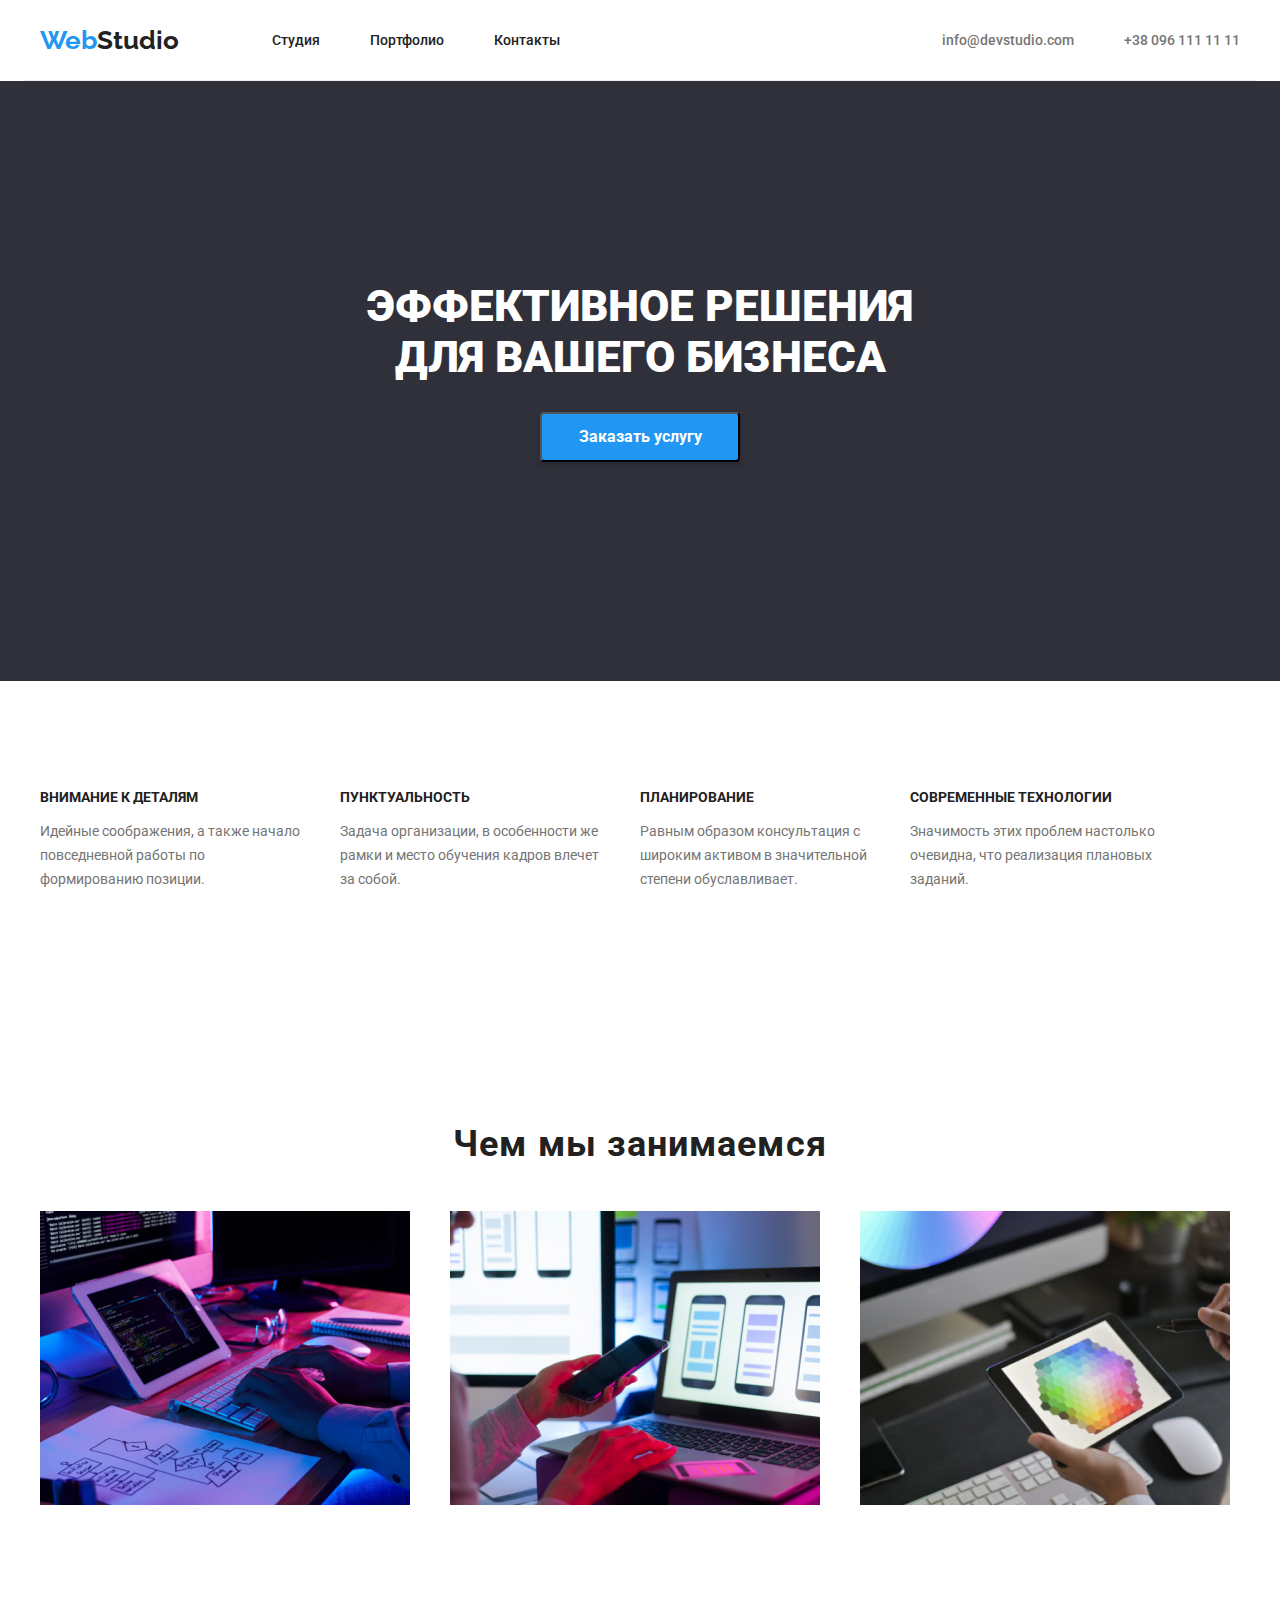
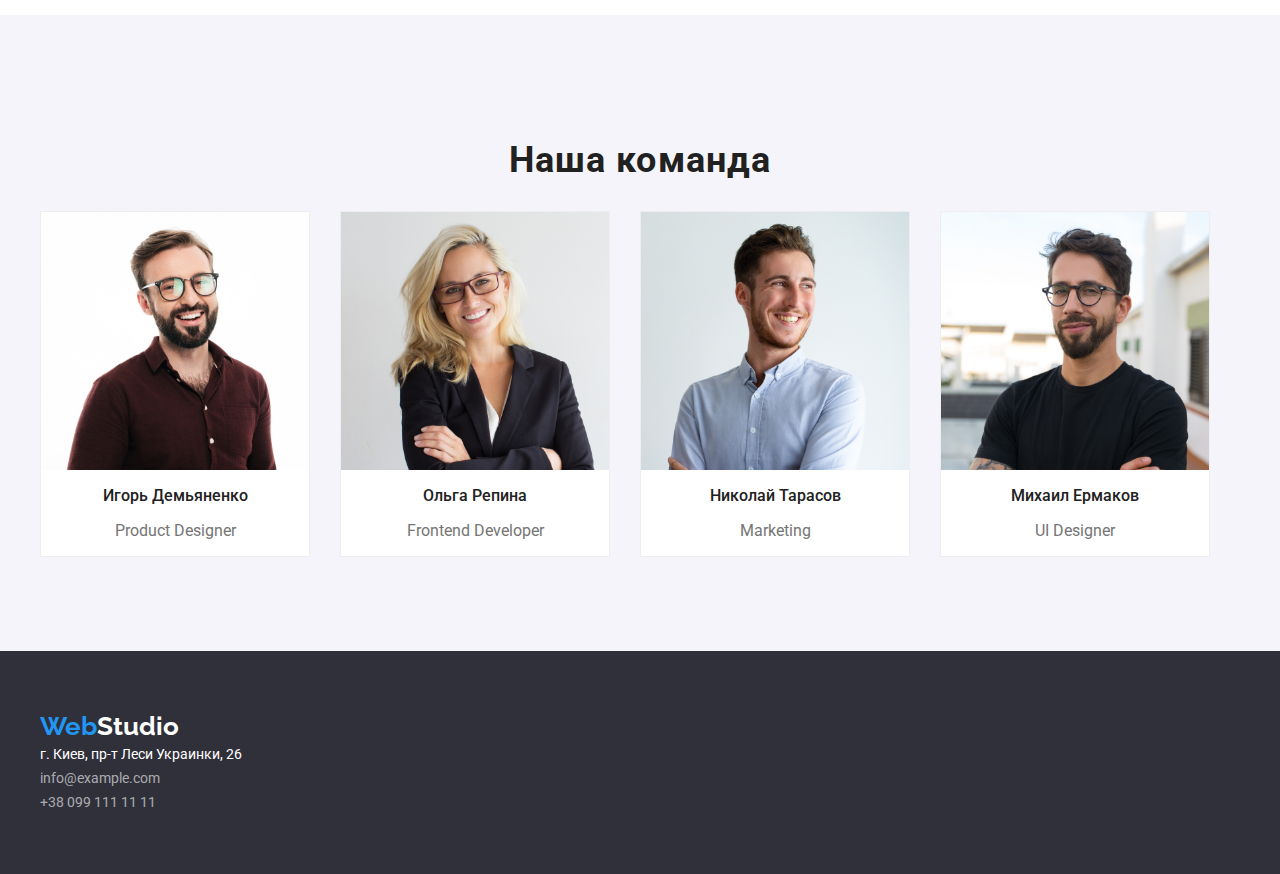
<file: index.html>
<!DOCTYPE html>
<html lang="en">
  <head>
    <meta charset="UTF-8" />
    <meta name="viewport" content="width=device-width, initial-scale=1.0" />
    <title>HOMEWORK-1</title>
    <link rel="stylesheet" href="./css/styles.css" />
    <link rel="stylesheet" href="./normalize/normalize.css" />
    <link
      href="https://fonts.googleapis.com/css2?family=Roboto:wght@400;500;700;900&display=swap"
      rel="stylesheet"
    />
    <link
      href="https://fonts.googleapis.com/css2?family=Raleway:wght@700&display=swap"
      rel="stylesheet"
    />
  </head>
  <body>
    <!--Шапка сайта -->

    <header>
      <div class="container heder">
        <nav class="navigation">
          <a href="./index.html" class="logo">
            Web<span class="colortext">Studio</span>
          </a>

          <ul class="site-nav list">
            <li class="menu-list"
              ><a href="index.html#bottom" class="link">Студия</a></li
            >
            <li class="menu-list"
              ><a href="portfolio.html#bottom" class="link-a">Портфолио</a>
            </li>
            <li class="menu-list"><a href="" class="link-a">Контакты</a></li>
          </ul>
        </nav>
        <ul class="mail-box list">
          <li class="menu-list"
            ><a href="mailto:info@devstudio.com" class="mail"
              >info@devstudio.com</a
            ></li
          >
          <li class="menu-list"
            ><a href="tel:+380961111111" class="telefon"
              >+38 096 111 11 11</a
            ></li
          >
        </ul>
      </div>
    </header>

    <main>
      <!--Герой-->

      <section class="hero">
        <div class="container-hero">
          <h1 class="hero-title">
            ЭФФЕКТИВНОЕ РЕШЕНИЯ <br />
            ДЛЯ ВАШЕГО БИЗНЕСА
          </h1>
          <form>
            <p
              ><input
                type="button"
                class="button-title"
                value=" Заказать услугу "
            /></p>
          </form>
        </div>
      </section>

      <!--Список возможностей-->

      <section class="section about-us">
        <div class="container">
          <ul class="feature-list list">
            <li class="text-list">
              <h3 class="title">ВНИМАНИЕ К ДЕТАЛЯМ</h3>
              <p class="text">
                Идейные соображения, а также начало повседневной работы по
                формированию позиции.
              </p>
            </li>
            <li class="text-list">
              <h3 class="title">ПУНКТУАЛЬНОСТЬ</h3>
              <p class="text">
                Задача организации, в особенности же рамки и место обучения
                кадров влечет за собой.
              </p>
            </li>
            <li class="text-list">
              <h3 class="title">ПЛАНИРОВАНИЕ</h3>
              <p class="text">
                Равным образом консультация с широким активом в значительной
                степени обуславливает.
              </p>
            </li>
            <li class="text-list">
              <h3 class="title">СОВРЕМЕННЫЕ ТЕХНОЛОГИИ</h3>
              <p class="text">
                Значимость этих проблем настолько очевидна, что реализация
                плановых заданий.
              </p>
            </li>
          </ul>
        </div>
      </section>

      <section class="section our-work">
        <div class="container">
          <h2 class="section-title">Чем мы занимаемся</h2>

          <ul class="title list">
            <li class="title-list">
              <p>
                <img
                  src="./images/img1.jpg"
                  alt="Программирование"
                  width="370"
                />
              </p>
            </li>
            <li class="title-list">
              <p>
                <img src="./images/img2.jpg" alt="Тестирование" width="370" />
              </p>
            </li>
            <li class="title-list">
              <p><img src="./images/img3.jpg" alt="Дизайн" width="370" /></p>
            </li>
          </ul>
        </div>
      </section>

      <!--Список команды-->

      <section class="section command">
        <div class="container">
          <h2 class="section-title">Наша команда</h2>
          <ul class="title list">
            <li class="command-list"
              ><img
                src="./images/Igor-Demjanenko.jpg"
                alt="Игорь Демьяненко"
                width="270"
              />
              <h3 class="name">Игорь Демьяненко</h3>
              <p class="profession">Product Designer</p></li
            >

            <li class="command-list"
              ><img
                src="./images/Olga-Repina.jpg"
                alt="Ольга Репина"
                width="270"
              />
              <h3 class="name">Ольга Репина</h3>
              <p class="profession">Frontend Developer</p></li
            >

            <li class="command-list"
              ><img
                src="./images/Nikolai-Tarasov.jpg"
                alt="Николай Тарасов"
                width="270"
              />
              <h3 class="name">Николай Тарасов</h3>
              <p class="profession">Marketing</p></li
            >

            <li class="command-list"
              ><img
                src="./images/Mihail-Ermakov.jpg"
                alt="Михаил Ермаков"
                width="270"
              />
              <h3 class="name">Михаил Ермаков</h3>
              <p class="profession">UI Designer</p></li
            >
          </ul>
        </div>
      </section>
    </main>

    <!--Подвал-->

    <footer class="basement">
      <div class="basement-section container">
        <a href="./index.html" class="logo-2"
          >Web<span class="colortextwhite">Studio</span></a
        ></div
      >
      <div class="address">
        <address class="address-name container">
          г. Киев, пр-т Леси Украинки, 26 <br />
          <ul class="mail-list list">
            <li class="mailtel-list"
              ><a href="mailto:info@example.com" class="mailtel"
                >info@example.com</a
              ><br
            /></li>
            <li class="mailtel-list"
              ><a href="tel:+380991111111" class="mailtel">+38 099 111 11 11</a
              ><br
            /></li>
          </ul>
        </address>
      </div>
    </footer>
  </body>
</html>
</file>
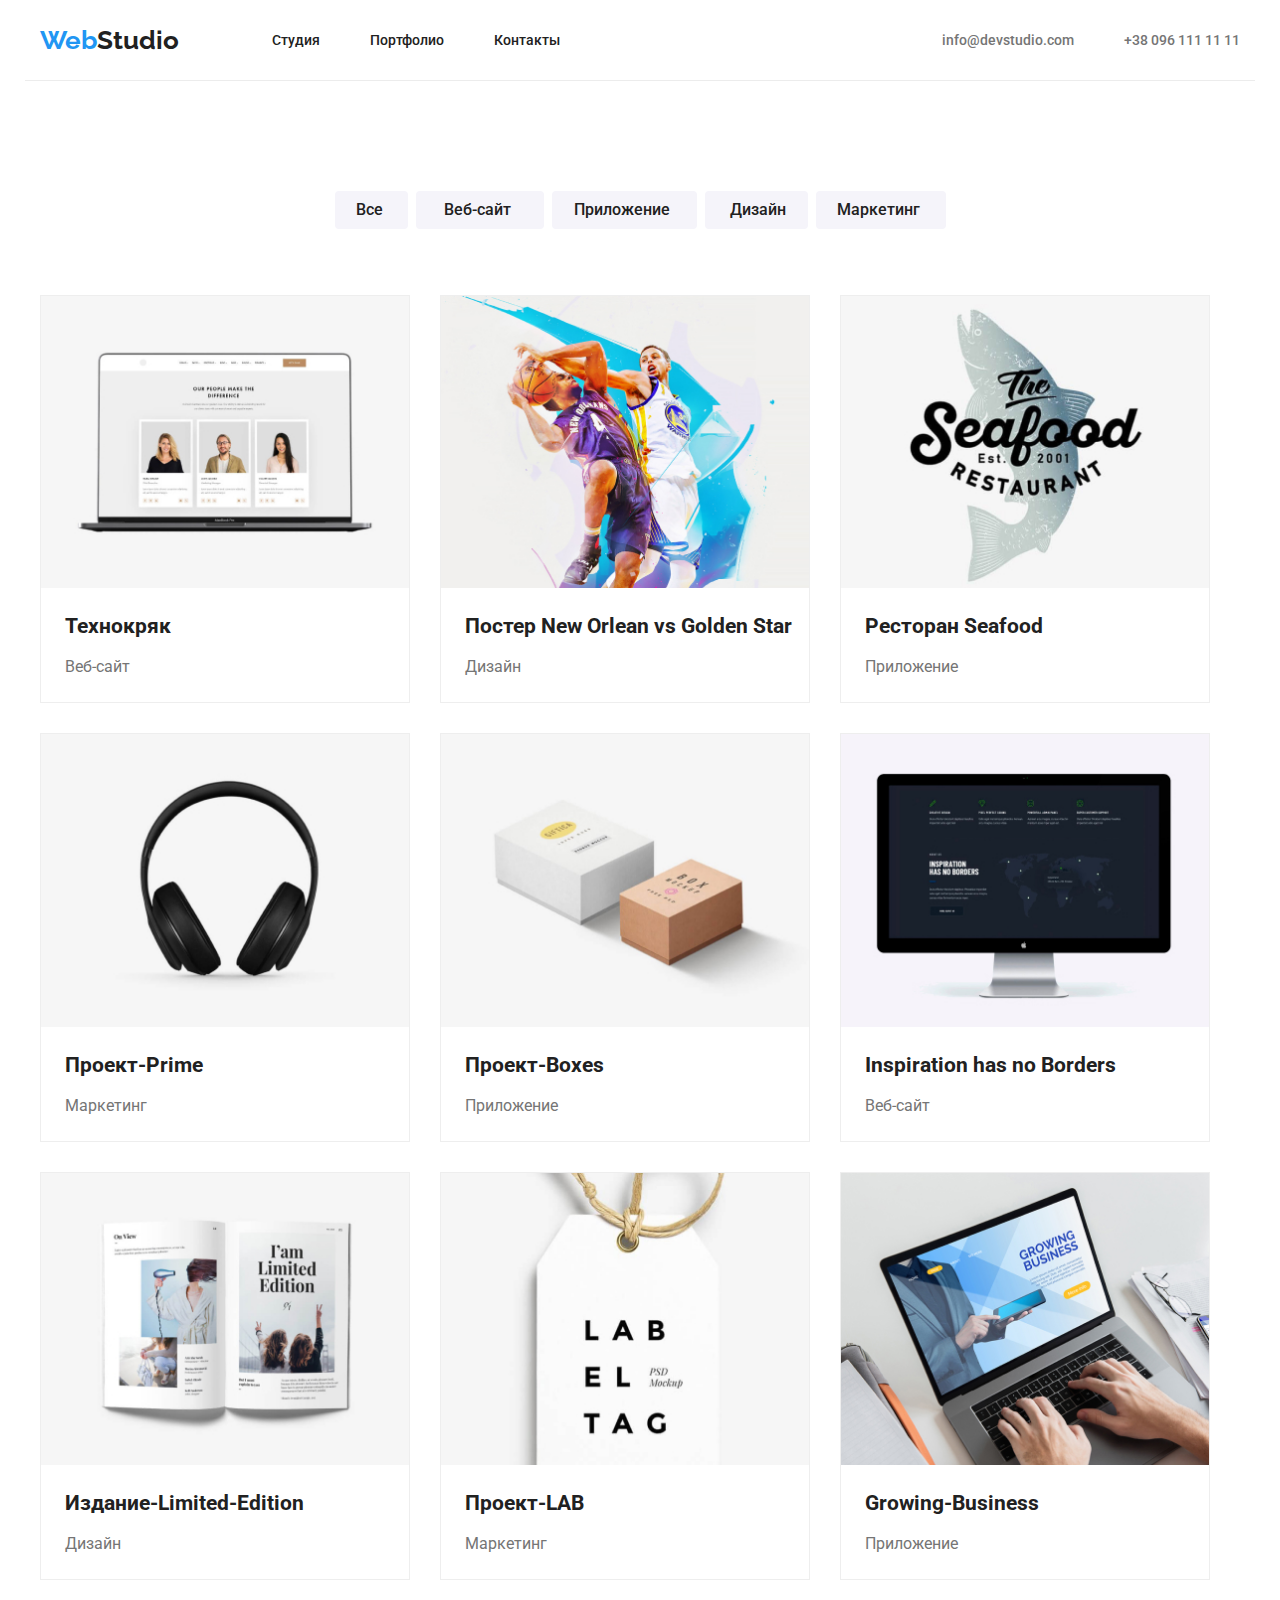
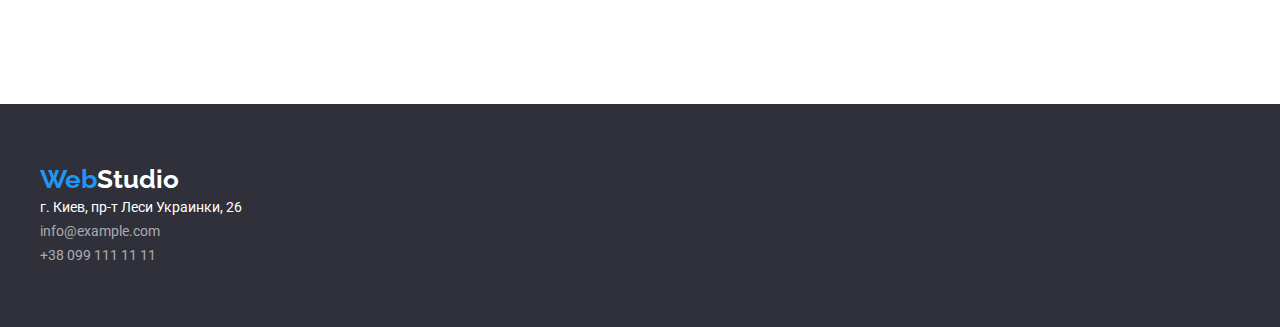
<file: portfolio.html>
<!DOCTYPE html>
<html lang="en">
  <head>
    <meta charset="UTF-8" />
    <meta name="viewport" content="width=device-width, initial-scale=1.0" />
    <title>Portfolio</title>
    <link rel="stylesheet" href="./css/styles.css" />
    <link rel="stylesheet" href="./normalize/normalize.css" />
    <link
      href="https://fonts.googleapis.com/css2?family=Roboto:wght@400;500;900&display=swap"
      rel="stylesheet"
    />
    <link
      href="https://fonts.googleapis.com/css2?family=Raleway:wght@700&display=swap"
      rel="stylesheet"
    />
  </head>

  <body>
    <header>
      <div class="container heder">
        <nav class="navigation">
          <a href="./index.html" class="logo">
            Web<span class="colortext">Studio</span>
          </a>

          <ul class="site-nav list">
            <li class="menu-list"
              ><a href="index.html#bottom" class="link">Студия</a></li
            >
            <li class="menu-list"
              ><a href="portfolio.html#bottom" class="link-a">Портфолио</a>
            </li>
            <li class="menu-list"><a href="" class="link-a">Контакты</a></li>
          </ul>
        </nav>
        <ul class="mail-box list">
          <li class="menu-list"
            ><a href="mailto:info@devstudio.com" class="mail"
              >info@devstudio.com</a
            ></li
          >
          <li class="menu-list"
            ><a href="tel:+380961111111" class="telefon"
              >+38 096 111 11 11</a
            ></li
          >
        </ul>
      </div>
    </header>

    <!--Кнопки-->

    <main>
      <section class="section-buttons">
        <ul class="buttons-list list container">
          <li class="buttons-title"
            ><form>
              <p><input type="button" class="buttons-form1" value="Все " /></p>
            </form> </li
          ><li class="buttons-title"
            ><form>
              <p
                ><input type="button" class="buttons-form2" value="Веб-сайт "
              /></p> </form
          ></li>
          <li class="buttons-title"
            ><form>
              <p
                ><input type="button" class="buttons-form3" value="Приложение "
              /></p> </form
          ></li>
          <li class="buttons-title"
            ><form>
              <p
                ><input type="button" class="buttons-form4" value=" Дизайн"
              /></p> </form
          ></li>
          <li class="buttons-title"
            ><form>
              <p
                ><input type="button" class="buttons-form5" value="Маркетинг "
              /></p> </form
          ></li>
        </ul>
      </section>

      <!--Портфолио-->

      <section class="container">
        <ul class="portfolio-title list">
          <li class="portfolio-list">
            <img src="./images/Tehnokrjak.jpg" alt="Технокряк" width="370" />
            <h3 class="portfolio-heading">Технокряк</h3>
            <p class="portfolio-text">Веб-сайт</p></li
          >
          <li class="portfolio-list">
            <img
              src="./images/Постер.jpg"
              alt="Постер New Orlean vs Golden"
              width="370"
            />
            <h3 class="portfolio-heading">Постер New Orlean vs Golden Star</h3>
            <p class="portfolio-text">Дизайн</p></li
          >

          <li class="portfolio-list">
            <img
              src="./images/Ресторан.jpg"
              alt="Ресторан Seafood"
              width="370"
            />
            <h3 class="portfolio-heading">Ресторан Seafood</h3>
            <p class="portfolio-text">Приложение</p></li
          >

          <li class="portfolio-list">
            <img
              src="./images/Проект-Prime.jpg"
              alt="Проект-Prime"
              width="370"
            />
            <h3 class="portfolio-heading">Проект-Prime</h3>
            <p class="portfolio-text">Маркетинг</p></li
          >

          <li class="portfolio-list">
            <img
              src="./images/Проект-Boxes.jpg"
              alt="Проект-Boxes"
              width="370"
            />
            <h3 class="portfolio-heading">Проект-Boxes</h3>
            <p class="portfolio-text">Приложение</p></li
          >

          <li class="portfolio-list">
            <img
              src="./images/Inspiration-has-no-Borders.jpg"
              alt="Inspiration has no Borders"
              width="370"
            />
            <h3 class="portfolio-heading">Inspiration has no Borders</h3>
            <p class="portfolio-text">Веб-сайт</p></li
          >

          <li class="portfolio-list">
            <img
              src="./images/Издание-Limited-Edition.jpg"
              alt="Издание-Limited-Edition"
              width="370"
            />
            <h3 class="portfolio-heading">Издание-Limited-Edition</h3>
            <p class="portfolio-text">Дизайн</p></li
          >

          <li class="portfolio-list">
            <img src="./images/Проект-LAB.jpg" alt="Проект-LAB" width="370" />
            <h3 class="portfolio-heading">Проект-LAB</h3>
            <p class="portfolio-text">Маркетинг</p></li
          >

          <li class="portfolio-list">
            <img
              src="./images/Growing-Business.jpg"
              alt="Growing-Business"
              width="370"
            />
            <h3 class="portfolio-heading">Growing-Business</h3>
            <p class="portfolio-text">Приложение</p></li
          >
        </ul>
      </section>
    </main>

    <!--Подвал-->

    <footer class="basement">
      <div class="basement-section container">
        <a href="./index.html" class="logo-2"
          >Web<span class="colortextwhite">Studio</span></a
        ></div
      >
      <div class="address">
        <address class="address-name container">
          г. Киев, пр-т Леси Украинки, 26 <br />
          <ul class="mail-list list">
            <li class="mailtel-list"
              ><a href="mailto:info@example.com" class="mailtel"
                >info@example.com</a
              ><br
            /></li>
            <li class="mailtel-list"
              ><a href="tel:+380991111111" class="mailtel">+38 099 111 11 11</a
              ><br
            /></li>
          </ul>
        </address>
      </div>
    </footer>
  </body>
</html>
</file>
<file: css/styles.css>
/* основной цвет текста #212121 */
/* вторичный цвет текста #757575 */
/* белый #FFFFFF */
/* акцент #2196F3 */
/* вторичный цвет фона #E5E5E5, #2F303A, #F5F4FA */

html {
  box-sizing: border-box;
}

*,
*::after,
*::before {
  box-sizing: inherit;
}

:root {
  --primaru-text-color: #757575;
  --title-text-color: #212121;
  --hero-title: #ffffff;
  --accent-color: #2196f3;
}

body {
  font-family: Roboto;
  font-style: normal;
  font-weight: bold;
  background-color: var(--hero-title);
  color: var(--primaru-text-color);
}

.list {
  list-style: none;
  margin: 0;
  padding: 0;
}

img {
  display: block;
  max-width: 100%;
  height: auto;
}

.container {
  width: 1230px;
  padding-left: 15px;
  padding-right: 15px;
  margin-right: auto;
  margin-left: auto;
}

.flexbox {
  display: flex;
}

a {
  text-decoration: none;
}

.section {
  padding-top: 94px;
  padding-bottom: 94px;
}

.title {
  display: flex;
  flex-wrap: wrap;
}

.heder {
  display: flex;
  align-items: center;
  margin-left: auto;
  border-bottom: 1px solid #ececec;
}

/* Logo */

.logo {
  margin-right: 93px;
  color: var(--accent-color);
  font-family: Raleway;
  font-style: normal;
  font-weight: bold;
  font-size: 26px;
  line-height: 31px;
}

.colortext {
  color: var(--title-text-color);
}

/* Site-nav*/

.site-nav {
  display: flex;
}

.navigation {
  /* outline: 2px solid tomato;*/
  /*background-color: tomato;*/
  display: flex;
  align-items: center;
}

.site-nav .menu-list {
  margin-right: 50px;
}

.site-nav .menu-list:last-child {
  margin-right: 0px;
}

.site-nav .link {
  display: block;
  padding-top: 32px;
  padding-bottom: 32px;

  color: var(--title-text-color);

  font-family: Roboto;
  font-style: normal;
  font-weight: 500;
  font-size: 14px;
  line-height: 16px;
}

.site-nav .link-a {
  display: block;
  padding-top: 32px;
  padding-bottom: 32px;

  color: var(--title-text-color);

  font-family: Roboto;
  font-style: normal;
  font-weight: 500;
  font-size: 14px;
  line-height: 16px;
}

.site-nav .link:hover,
.site-nav .link:focus {
  color: var(--accent-color);
  font-family: Roboto;
  font-style: normal;
  font-weight: 500;
  font-size: 14px;
  line-height: 16px;
}

.site-nav .link-a:hover,
.site-nav .link-a:focus {
  color: var(--accent-color);
  font-family: Roboto;
  font-style: normal;
  font-weight: 500;
  font-size: 14px;
  line-height: 16px;
}

/* mail,telefon*/

.mail {
  color: var(--primaru-text-color);
  font-family: Roboto;
  font-style: normal;
  font-weight: 500;
  font-size: 14px;
  line-height: 16px;
}

.telefon {
  color: var(--primaru-text-color);
  font-family: Roboto;
  font-style: normal;
  font-weight: 500;
  font-size: 14px;
  line-height: 16px;
}

.mail:hover,
.mail:focus {
  color: var(--accent-color);
}

.telefon:hover,
.telefon:focus {
  color: var(--accent-color);
}

.mail-box {
  display: flex;
  margin-left: auto;
}

.mail-box .menu-list + .menu-list {
  margin-left: 50px;
}
/* Hero*/

.hero {
  color: var(--hero-title);
  background-color: #2f303a;
  text-align: center;
  height: 600px;
  padding-top: 200px;
  padding-bottom: 200px;
}

.hero-title {
  font-family: Roboto;
  font-style: normal;
  font-weight: 900;
  font-size: 44px;
  text-align: center;
  /* padding-top: 200px;*/
  margin-top: 0px;
}

.section-buttons {
  padding-top: 94px;
  padding-bottom: 50px;
}

.button-title {
  position: center;
  width: 200px;
  height: 50px;
  left: 700px;
  top: 430px;
  background: #2196f3;
  box-shadow: 0px 4px 4px rgba(0, 0, 0, 0.15);
  border-radius: 4px;
  font-family: Roboto;
  font-style: normal;
  font-weight: bold;
  font-size: 16px;
  line-height: 30px;
  color: var(--hero-title);
}

/* Feature-list*/

.feature-list .title {
  color: var(--title-text-color);
  font-family: Roboto;
  font-style: normal;
  font-weight: bold;
  font-size: 14px;
  line-height: 16px;
}

.feature-list .text {
  color: var(--primaru-text-color);
  font-family: Roboto;
  font-style: normal;
  font-weight: normal;
  font-size: 14px;
  line-height: 24px;
}

.feature-list {
  display: flex;
  flex-wrap: wrap;
}

.text-list {
  width: 270px;
  margin-right: 30px;
}

.text-list:nth-child(3n) {
  margin-right: 0;
}

/* Command List */

.section-title {
  color: var(--title-text-color);
  font-family: Roboto;
  font-style: normal;
  font-weight: bold;
  text-align: center;
  font-size: 36px;
  line-height: 42px;
  letter-spacing: 0.03em;
}

.command {
  display: flex;
  background: #f5f4fa;
}

.title-list {
  width: calc((100% - 30px * 2) / 3);
  margin-right: 30px;
}

.title-list:nth-child(3n) {
  margin-right: 0;
}

.name {
  color: var(--title-text-color);
  font-family: Roboto;
  font-style: normal;
  text-align: center;
  font-weight: 500;
  font-size: 16px;
  line-height: 19px;
}

.profession {
  color: var(--primaru-text-color);
  font-family: Roboto;
  font-style: normal;
  font-weight: normal;
  text-align: center;
  font-size: 16px;
  line-height: 19px;
}

.command-list {
  width: calc((100% - 30px * 3) / 4);
  margin-right: 30px;
  width: 270px;
  background: #ffffff;
  border: 1px solid #eeeeee;
}

.command-list:nth-child(4n) {
  margin-right: 0;
}

/* Footer*/

.basement {
  color: var(--accent-color);
  background-color: #2f303a;
  padding-top: 60px;
  padding-bottom: 60px;
}

/*.basement {
  margin-left: 100px;
}*/

/*.basement-sectioon {
  /*display: flex;
  padding-top: 60px;
}*/

.logo-2 {
  color: var(--accent-color);
  font-family: Raleway;
  font-style: normal;
  font-weight: bold;
  font-size: 26px;
  line-height: 31px;
  padding-top: 60px;
}

.colortextwhite {
  color: var(--hero-title);
}

/*.address {
}*/

.address-name {
  color: var(--hero-title);
  font-family: Roboto;
  font-style: normal;
  font-weight: normal;
  font-size: 14px;
  line-height: 24px;
}

.mailtel {
  color: rgba(255, 255, 255, 0.6);
  font-family: Roboto;
  font-style: normal;
  font-weight: normal;
  font-size: 14px;
  line-height: 24px;
}

/* Portfolio */

/* buttons */

.buttons-list {
  display: flex;
  justify-content: center;
}

.buttons-title {
  margin-right: 8px;
}

/*.buttons-form2:hover {
  color: #2196f3;*/

.buttons-form1 {
  position: center;
  width: 73px;
  height: 38px;
  left: 495px;
  top: 174px;
  background: #f5f4fa;
  border: none;
  border-radius: 4px;
  font-family: Roboto;
  font-style: normal;
  font-weight: 500;
  font-size: 16px;
  line-height: 26px;
  color: var(--title-text-color);
}

.buttons-form1:hover {
  color: var(--hero-title);
  background: var(--accent-color);
}

.buttons-form2 {
  position: center;
  width: 128px;
  height: 38px;
  left: 576px;
  top: 174px;
  background: #f5f4fa;
  border: none;
  border-radius: 4px;
  font-family: Roboto;
  font-style: normal;
  font-weight: 500;
  font-size: 16px;
  line-height: 26px;
  color: var(--title-text-color);
}

.buttons-form2:hover {
  color: var(--hero-title);
  background: var(--accent-color);
}

.buttons-form3 {
  position: center;
  width: 145px;
  height: 38px;
  left: 712px;
  top: 174px;
  background: #f5f4fa;
  border: none;
  border-radius: 4px;
  font-family: Roboto;
  font-style: normal;
  font-weight: 500;
  font-size: 16px;
  line-height: 26px;
  color: var(--title-text-color);
}

.buttons-form3:hover {
  color: var(--hero-title);
  background: var(--accent-color);
}

.buttons-form4 {
  position: center;
  width: 103px;
  height: 38px;
  left: 865px;
  top: 174px;
  background: #f5f4fa;
  border: none;
  border-radius: 4px;
  font-family: Roboto;
  font-style: normal;
  font-weight: 500;
  font-size: 16px;
  line-height: 26px;
  color: var(--title-text-color);
}

.buttons-form4:hover {
  color: var(--hero-title);
  background: var(--accent-color);
}

.buttons-form5 {
  position: center;
  width: 130px;
  height: 38px;
  left: 976px;
  top: 174px;
  background: #f5f4fa;
  border: none;
  border-radius: 4px;
  font-family: Roboto;
  font-style: normal;
  font-weight: 500;
  font-size: 16px;
  line-height: 26px;
  color: var(--title-text-color);
}

.buttons-form5:hover {
  color: var(--hero-title);
  background: var(--accent-color);
}

.buttons-title:nth-child(5n) {
  margin-right: 0px;
}

/* portfolio */

.portfolio-title {
  display: flex;
  flex-wrap: wrap;
  padding-bottom: 94px;
}

.portfolio-list {
  width: 370px;
  margin-right: 30px;
  margin-bottom: 30px;
  border: 1px solid #eeeeee;
}

.portfolio-list:last-child(3n) {
  margin-right: 0;
  margin-bottom: 0;
}

.portfolio-list {
  font-family: Roboto;
  font-style: normal;
  font-weight: bold;
  font-size: 18px;
  line-height: 36px;
  color: var(--title-text-color);
}

.portfolio-heading {
  padding-left: 24px;
  padding-top: 20px;
  padding-bottom: 4px;
  margin: 0;
}

.portfolio-text {
  font-family: Roboto;
  font-style: normal;
  font-weight: normal;
  font-size: 16px;
  line-height: 30px;
  color: var(--primaru-text-color);
  padding-left: 24px;
  padding-top: 4px;
  margin-top: 0px;
  margin-bottom: 0px;
  padding-bottom: 20px;
}
</file>
